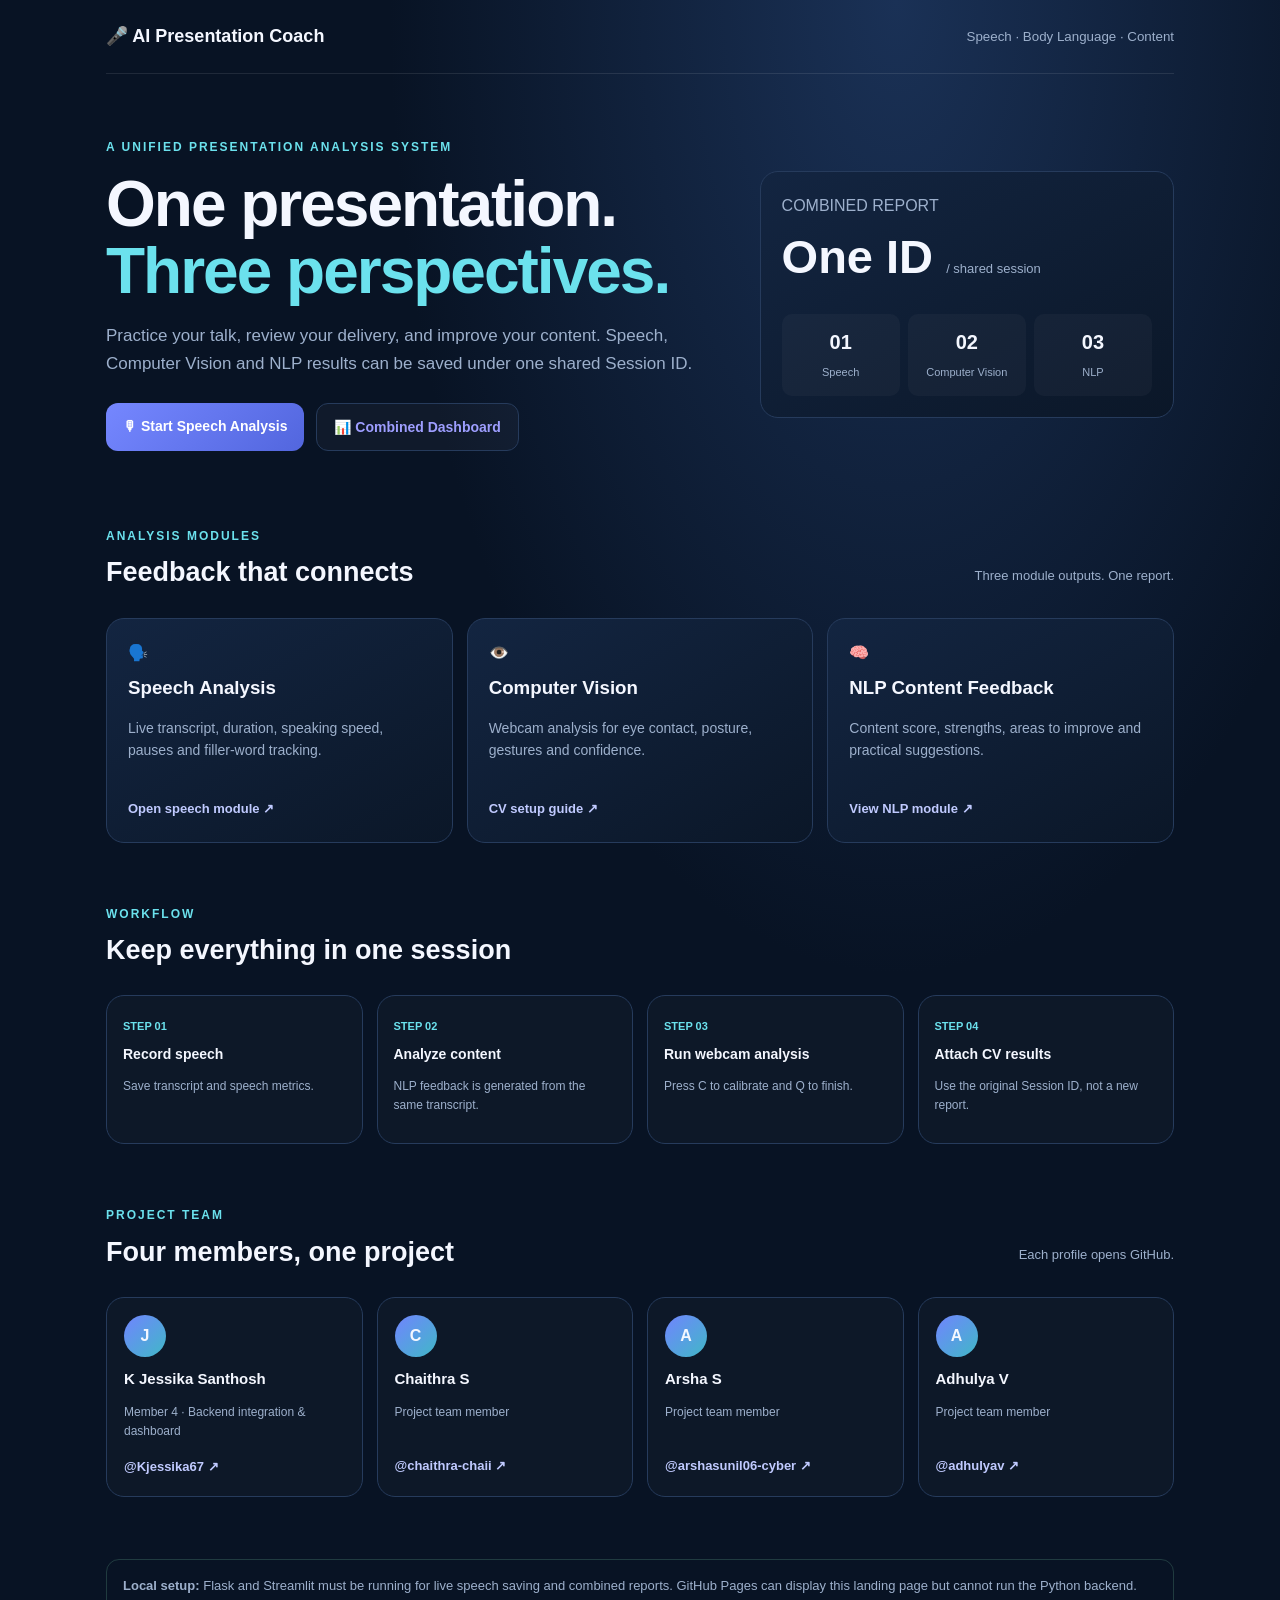
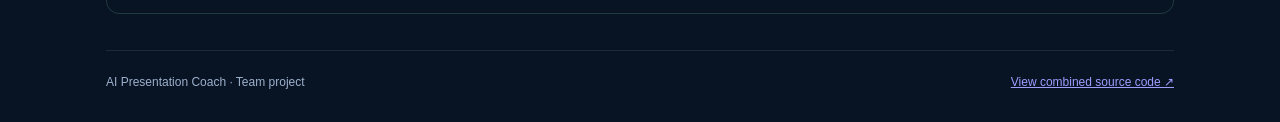
<file: index.html>
<!doctype html>
<html lang="en"><head><meta charset="utf-8"><meta name="viewport" content="width=device-width,initial-scale=1"><meta name="theme-color" content="#091426"><title>AI Presentation Coach</title>
<style>
:root{color-scheme:dark;--bg:#081324;--line:#263b5c;--text:#f4f7ff;--muted:#9db0cc;--cyan:#6be1ed}*{box-sizing:border-box}body{margin:0;background:radial-gradient(ellipse at 70% 0%,#1a3156,transparent 40%),var(--bg);color:var(--text);font:16px/1.6 Segoe UI,Arial,sans-serif}.shell{max-width:1120px;margin:auto;padding:0 26px}.nav{display:flex;justify-content:space-between;align-items:center;padding:22px 0;border-bottom:1px solid #ffffff18}.brand{font-weight:800;font-size:18px}.nav small,.muted{color:var(--muted)}.hero{padding:64px 0 50px;display:grid;grid-template-columns:1.2fr .8fr;gap:32px;align-items:center}.eyebrow{font-size:12px;letter-spacing:2px;text-transform:uppercase;color:var(--cyan);font-weight:800}.hero h1{font-size:clamp(42px,6vw,64px);line-height:1.05;letter-spacing:-2px;margin:14px 0}.hero h1 span{color:var(--cyan)}.hero p{color:var(--muted);max-width:640px;font-size:17px}.actions{display:flex;gap:12px;flex-wrap:wrap;margin-top:26px}.btn{padding:12px 17px;border-radius:12px;border:1px solid var(--line);text-decoration:none;font-weight:700;font-size:14px}.primary{background:linear-gradient(135deg,#7587ff,#5266de);border:0;color:white}.secondary{background:#ffffff08}.preview,.card,.person,.step{border:1px solid var(--line);border-radius:18px;background:linear-gradient(150deg,#132541,#0b1728);padding:21px}.preview .score{font-size:47px;font-weight:850}.score small{font-size:13px;color:var(--muted);font-weight:400}.metrics{display:grid;grid-template-columns:repeat(3,1fr);gap:8px;margin-top:20px}.metrics div{background:#ffffff08;border-radius:10px;padding:12px;text-align:center}.metrics b{display:block;font-size:20px}.metrics small{color:var(--muted);font-size:11px}section{padding:26px 0 36px}.heading{display:flex;justify-content:space-between;align-items:end;gap:16px;margin-bottom:18px}.heading h2{margin:5px 0;font-size:27px}.heading p{color:var(--muted);font-size:13px}.modules,.team,.steps{display:grid;gap:14px}.modules{grid-template-columns:repeat(3,1fr)}.card h3{margin:8px 0}.card p{font-size:14px;color:var(--muted);min-height:64px}.card a,.person a{color:#c0caff;font-size:13px;font-weight:700;text-decoration:none}.team{grid-template-columns:repeat(4,1fr)}.person{background:#ffffff05;padding:17px}.avatar{width:42px;height:42px;border-radius:50%;background:linear-gradient(135deg,#7184ff,#40b8c7);display:grid;place-items:center;font-weight:800;margin-bottom:10px}.person h3{font-size:15px;margin:0}.person p{font-size:12px;min-height:37px;color:var(--muted)}.steps{grid-template-columns:repeat(4,1fr)}.step{padding:16px;background:#ffffff05}.step b{color:var(--cyan);font-size:11px}.step h3{font-size:14px;margin:5px 0}.step p{font-size:12px;color:var(--muted)}.notice{padding:16px;border:1px solid #80dbb033;border-radius:13px;color:var(--muted);font-size:13px}footer{border-top:1px solid #ffffff18;padding:22px 0 30px;color:var(--muted);font-size:12px;display:flex;justify-content:space-between;gap:12px;flex-wrap:wrap}@media(max-width:800px){.hero{grid-template-columns:1fr;padding-top:42px}.modules{grid-template-columns:1fr}.steps{grid-template-columns:repeat(2,1fr)}.team{grid-template-columns:repeat(2,1fr)}.heading{display:block}}@media(max-width:480px){.shell{padding:0 17px}.steps,.team{grid-template-columns:1fr}.nav small{display:none}.hero h1{letter-spacing:-1px}}
</style></head><body><div class="shell">
<header class="nav"><div class="brand">🎤 AI Presentation Coach</div><small>Speech · Body Language · Content</small></header>
<main><section class="hero"><div><div class="eyebrow">A unified presentation analysis system</div><h1>One presentation.<br><span>Three perspectives.</span></h1><p>Practice your talk, review your delivery, and improve your content. Speech, Computer Vision and NLP results can be saved under one shared Session ID.</p><div class="actions"><a class="btn primary" id="speechLink" href="/speech/">🎙 Start Speech Analysis</a><a class="btn secondary" href="http://localhost:8501" target="_blank" rel="noopener noreferrer">📊 Combined Dashboard</a></div></div><div class="preview"><div class="muted">COMBINED REPORT</div><div class="score">One ID <small>/ shared session</small></div><div class="metrics"><div><b>01</b><small>Speech</small></div><div><b>02</b><small>Computer Vision</small></div><div><b>03</b><small>NLP</small></div></div></div></section>
<section><div class="heading"><div><div class="eyebrow">Analysis modules</div><h2>Feedback that connects</h2></div><p>Three module outputs. One report.</p></div><div class="modules"><article class="card"><div>🗣️</div><h3>Speech Analysis</h3><p>Live transcript, duration, speaking speed, pauses and filler-word tracking.</p><a id="speechDocsLink" href="speech_to_text/index.html">Open speech module ↗</a></article><article class="card"><div>👁️</div><h3>Computer Vision</h3><p>Webcam analysis for eye contact, posture, gestures and confidence.</p><a href="https://github.com/Kjessika67/ai-presentation-coach/blob/combine-all-modules/computer_vision/README.md">CV setup guide ↗</a></article><article class="card"><div>🧠</div><h3>NLP Content Feedback</h3><p>Content score, strengths, areas to improve and practical suggestions.</p><a href="https://github.com/Kjessika67/ai-presentation-coach/tree/combine-all-modules/NLP">View NLP module ↗</a></article></div></section>
<section><div class="heading"><div><div class="eyebrow">Workflow</div><h2>Keep everything in one session</h2></div></div><div class="steps"><div class="step"><b>STEP 01</b><h3>Record speech</h3><p>Save transcript and speech metrics.</p></div><div class="step"><b>STEP 02</b><h3>Analyze content</h3><p>NLP feedback is generated from the same transcript.</p></div><div class="step"><b>STEP 03</b><h3>Run webcam analysis</h3><p>Press C to calibrate and Q to finish.</p></div><div class="step"><b>STEP 04</b><h3>Attach CV results</h3><p>Use the original Session ID, not a new report.</p></div></div></section>
<section><div class="heading"><div><div class="eyebrow">Project team</div><h2>Four members, one project</h2></div><p>Each profile opens GitHub.</p></div><div class="team"><article class="person"><div class="avatar">J</div><h3>K Jessika Santhosh</h3><p>Member 4 · Backend integration & dashboard</p><a href="https://github.com/Kjessika67" target="_blank" rel="noopener noreferrer">@Kjessika67 ↗</a></article><article class="person"><div class="avatar">C</div><h3>Chaithra S</h3><p>Project team member</p><a href="https://github.com/chaithra-chaii" target="_blank" rel="noopener noreferrer">@chaithra-chaii ↗</a></article><article class="person"><div class="avatar">A</div><h3>Arsha S</h3><p>Project team member</p><a href="https://github.com/arshasunil06-cyber" target="_blank" rel="noopener noreferrer">@arshasunil06-cyber ↗</a></article><article class="person"><div class="avatar">A</div><h3>Adhulya V</h3><p>Project team member</p><a href="https://github.com/adhulyav" target="_blank" rel="noopener noreferrer">@adhulyav ↗</a></article></div></section>
<section><div class="notice"><strong>Local setup:</strong> Flask and Streamlit must be running for live speech saving and combined reports. GitHub Pages can display this landing page but cannot run the Python backend.</div></section></main><footer><span>AI Presentation Coach · Team project</span><a href="https://github.com/Kjessika67/ai-presentation-coach/tree/combine-all-modules">View combined source code ↗</a></footer></div>
<script>(function(){var pages=window.location.hostname.endsWith("github.io");document.getElementById("speechLink").href=pages?"speech_to_text/index.html":"/speech/";document.getElementById("speechDocsLink").href=pages?"speech_to_text/index.html":"/speech/";})();</script></body></html>
</file>
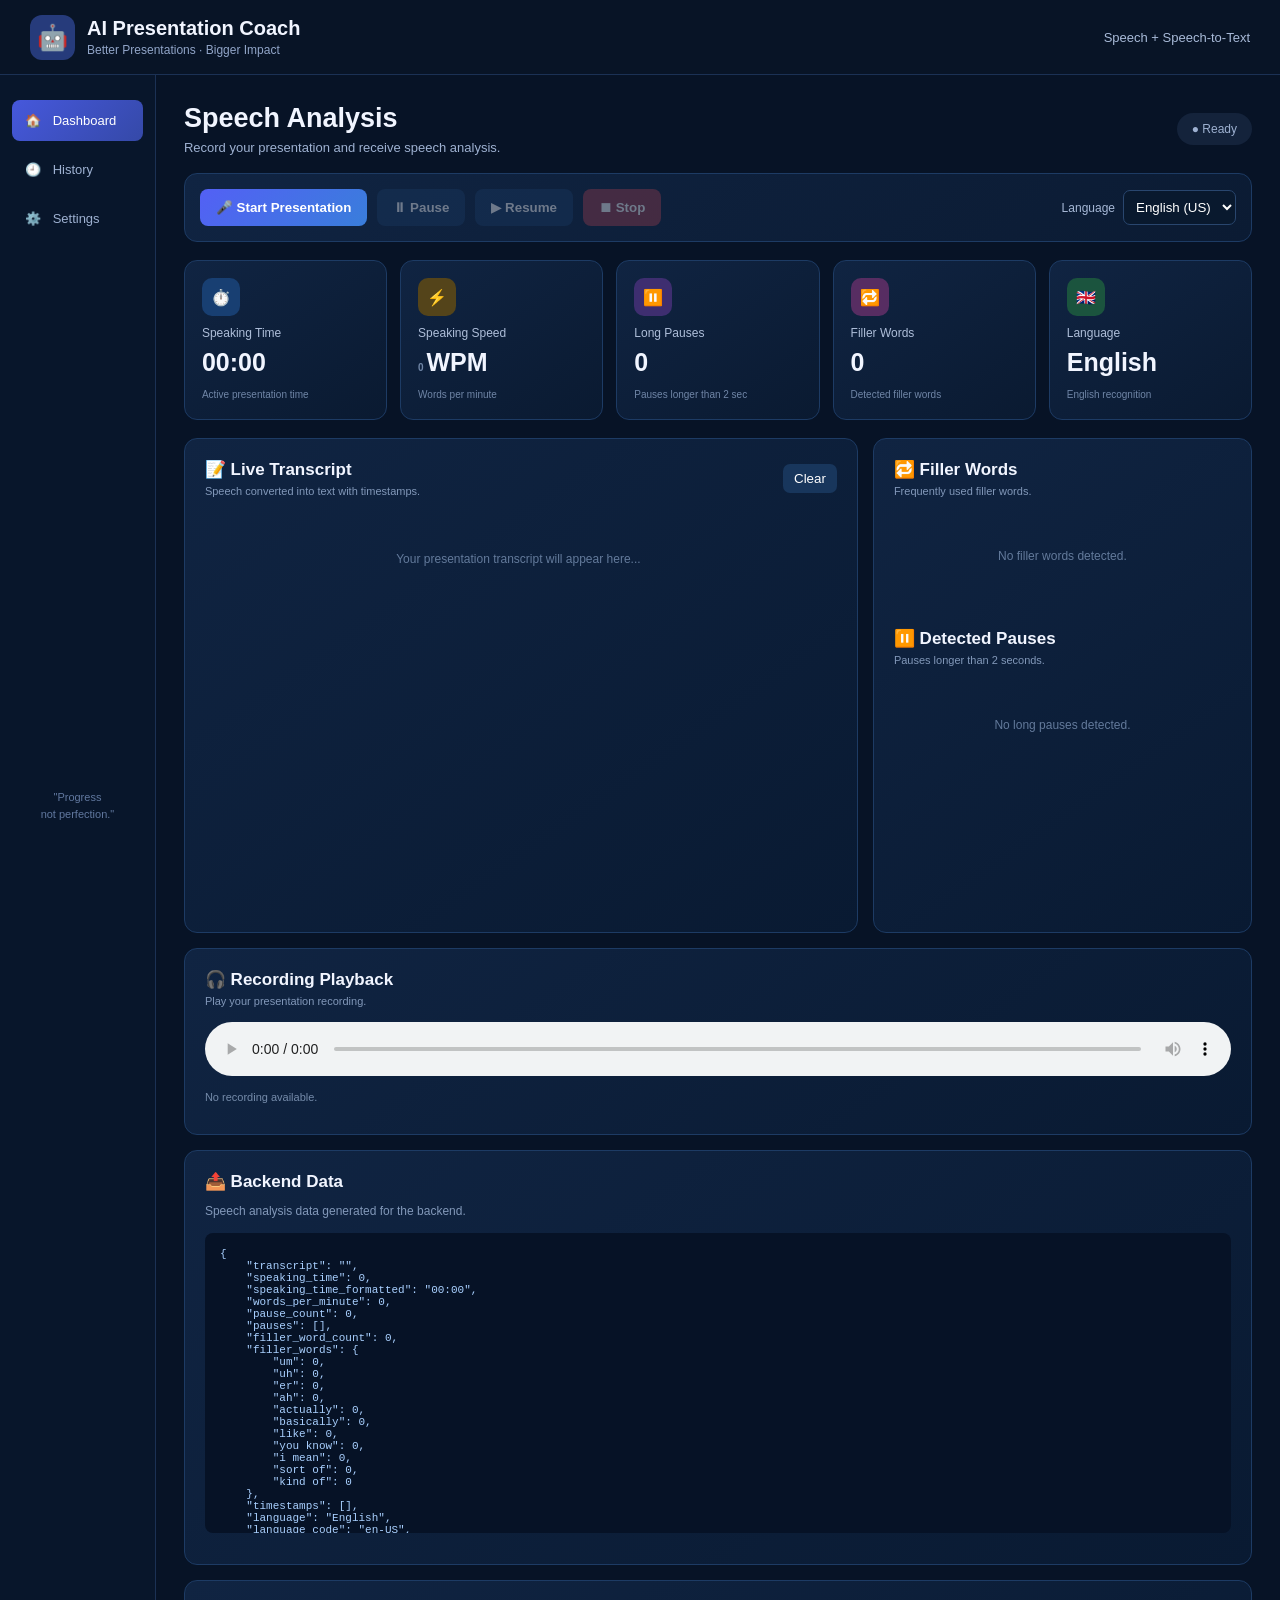
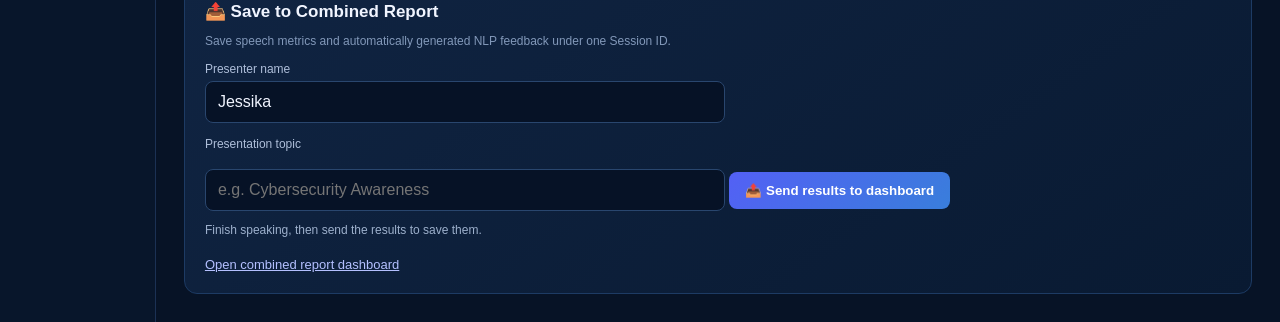
<file: speech_to_text/index.html>
<!DOCTYPE html>
<html lang="en">

<head>
    <meta charset="UTF-8">

    <meta name="viewport"
          content="width=device-width, initial-scale=1.0">

    <title>AI Presentation Coach</title>

    <link rel="stylesheet" href="style.css">
</head>

<body>

    <!-- =================================================
         HEADER
    ================================================== -->

    <header class="top-header">

        <div class="brand">

            <div class="robot-icon">
                🤖
            </div>

            <div>
                <h1>AI Presentation Coach</h1>

                <p>
                    Better Presentations · Bigger Impact
                </p>
            </div>

        </div>

        <div class="session-info">
            Speech + Speech-to-Text
        </div>

    </header>



    <!-- =================================================
         MAIN LAYOUT
    ================================================== -->

    <div class="main-layout">


        <!-- =================================================
             SIDEBAR
        ================================================== -->

        <aside class="sidebar">

            <div class="side-item active">
                🏠
                <span>Dashboard</span>
            </div>

            <div class="side-item">
                🕘
                <span>History</span>
            </div>

            <div class="side-item">
                ⚙️
                <span>Settings</span>
            </div>

            <div class="quote">

                <p>
                    "Progress<br>
                    not perfection."
                </p>

            </div>

        </aside>



        <!-- =================================================
             MAIN CONTENT
        ================================================== -->

        <main class="content">


            <!-- PAGE TITLE -->

            <section class="page-title">

                <div>

                    <h2>
                        Speech Analysis
                    </h2>

                    <p>
                        Record your presentation and
                        receive speech analysis.
                    </p>

                </div>


                <div
                    id="status"
                    class="status ready">

                    ● Ready

                </div>

            </section>



            <!-- =================================================
                 CONTROL PANEL
            ================================================== -->

            <section class="control-panel">

                <button
                    id="startBtn"
                    class="btn start-btn">

                    🎤 Start Presentation

                </button>


                <button
                    id="pauseBtn"
                    class="btn pause-btn"
                    disabled>

                    ⏸ Pause

                </button>


                <button
                    id="resumeBtn"
                    class="btn resume-btn"
                    disabled>

                    ▶ Resume

                </button>


                <button
                    id="stopBtn"
                    class="btn stop-btn"
                    disabled>

                    ⏹ Stop

                </button>


                <div class="language-selection">

                    <label>
                        Language
                    </label>

                    <select id="languageSelect">

                        <option value="en-US">
                            English (US)
                        </option>

                        <option value="en-GB">
                            English (UK)
                        </option>

                    </select>

                </div>

            </section>



            <!-- =================================================
                 METRICS
            ================================================== -->

            <section class="metrics-grid">


                <!-- Speaking Time -->

                <div class="metric-card">

                    <div class="metric-icon blue">
                        ⏱️
                    </div>

                    <p>
                        Speaking Time
                    </p>

                    <h3 id="speakingTime">
                        00:00
                    </h3>

                    <span>
                        Active presentation time
                    </span>

                </div>



                <!-- WPM -->

                <div class="metric-card">

                    <div class="metric-icon yellow">
                        ⚡
                    </div>

                    <p>
                        Speaking Speed
                    </p>

                    <h3>

                        <span id="wpm">
                            0
                        </span>

                        WPM

                    </h3>

                    <span>
                        Words per minute
                    </span>

                </div>



                <!-- PAUSES -->

                <div class="metric-card">

                    <div class="metric-icon purple">
                        ⏸️
                    </div>

                    <p>
                        Long Pauses
                    </p>

                    <h3 id="pauseCount">
                        0
                    </h3>

                    <span>
                        Pauses longer than 2 sec
                    </span>

                </div>



                <!-- FILLER WORDS -->

                <div class="metric-card">

                    <div class="metric-icon pink">
                        🔁
                    </div>

                    <p>
                        Filler Words
                    </p>

                    <h3 id="fillerCount">
                        0
                    </h3>

                    <span>
                        Detected filler words
                    </span>

                </div>



                <!-- LANGUAGE -->

                <div class="metric-card">

                    <div class="metric-icon green">
                        🇬🇧
                    </div>

                    <p>
                        Language
                    </p>

                    <h3>
                        English
                    </h3>

                    <span>
                        English recognition
                    </span>

                </div>

            </section>



            <!-- =================================================
                 TRANSCRIPT + ANALYSIS
            ================================================== -->

            <section class="two-column">


                <!-- =================================================
                     TRANSCRIPT
                ================================================== -->

                <div class="panel transcript-panel">

                    <div class="panel-header">

                        <div>

                            <h2>
                                📝 Live Transcript
                            </h2>

                            <p>
                                Speech converted into text
                                with timestamps.
                            </p>

                        </div>


                        <button
                            id="clearBtn"
                            class="clear-btn">

                            Clear

                        </button>

                    </div>


                    <div
                        id="transcript"
                        class="transcript">

                        <div class="empty-message">

                            Your presentation transcript
                            will appear here...

                        </div>

                    </div>

                </div>



                <!-- =================================================
                     ANALYSIS
                ================================================== -->

                <div class="panel analysis-panel">


                    <h2>
                        🔁 Filler Words
                    </h2>

                    <p class="description">

                        Frequently used filler words.

                    </p>


                    <div
                        id="fillerList"
                        class="list-container">

                        <div class="empty-message">

                            No filler words detected.

                        </div>

                    </div>



                    <h2 class="section-gap">

                        ⏸️ Detected Pauses

                    </h2>


                    <p class="description">

                        Pauses longer than 2 seconds.

                    </p>


                    <div
                        id="pauseList"
                        class="list-container">

                        <div class="empty-message">

                            No long pauses detected.

                        </div>

                    </div>

                </div>

            </section>



            <!-- =================================================
                 RECORDING
            ================================================== -->

            <section class="panel recording-panel">

                <div class="panel-header">

                    <div>

                        <h2>
                            🎧 Recording Playback
                        </h2>

                        <p>
                            Play your presentation recording.
                        </p>

                    </div>

                </div>


                <audio
                    id="audioPlayer"
                    controls>
                </audio>


                <p
                    id="recordingInfo"
                    class="recording-info">

                    No recording available.

                </p>

            </section>



            <!-- =================================================
                 BACKEND JSON
            ================================================== -->

            <section class="panel backend-panel">

                <h2>
                    📤 Backend Data
                </h2>

                <p>
                    Speech analysis data generated
                    for the backend.
                </p>


                <pre id="jsonOutput">
{}
                </pre>

            </section>

        
            <section class="panel backend-panel save-report-panel">
                <h2>📤 Save to Combined Report</h2>
                <p>Save speech metrics and automatically generated NLP feedback under one Session ID.</p>
                <label for="presenterName">Presenter name</label>
                <input id="presenterName" type="text" value="Jessika" maxlength="100">
                <label for="presentationTopic">Presentation topic</label>
                <input id="presentationTopic" type="text" placeholder="e.g. Cybersecurity Awareness" maxlength="200" required>
                <button id="saveReportBtn" class="btn save-btn" type="button">📤 Send results to dashboard</button>
                <p id="backendSaveStatus" role="status" aria-live="polite">Finish speaking, then send the results to save them.</p>
                <a id="dashboardLink" href="http://localhost:8501" target="_blank" rel="noopener noreferrer" hidden>Open combined report dashboard</a>
            </section>

        </main>

    </div>


    <script src="script.js"></script>

</body>

</html>
</file>
<file: speech_to_text/style.css>
/* =====================================================
   GENERAL
===================================================== */

* {
    box-sizing: border-box;
}

body {

    margin: 0;

    font-family:
        Arial,
        Helvetica,
        sans-serif;

    background: #071326;

    color: #f1f5ff;
}



/* =====================================================
   HEADER
===================================================== */

.top-header {

    height: 75px;

    display: flex;

    align-items: center;

    justify-content: space-between;

    padding: 0 30px;

    background: #081426;

    border-bottom: 1px solid #1b3154;
}


.brand {

    display: flex;

    align-items: center;

    gap: 12px;
}


.robot-icon {

    width: 45px;

    height: 45px;

    display: flex;

    align-items: center;

    justify-content: center;

    background: #263b7b;

    border-radius: 12px;

    font-size: 25px;
}


.brand h1 {

    margin: 0;

    font-size: 20px;
}


.brand p {

    margin: 3px 0 0;

    color: #91a5c8;

    font-size: 12px;
}


.session-info {

    color: #a8bad8;

    font-size: 13px;
}



/* =====================================================
   MAIN LAYOUT
===================================================== */

.main-layout {

    display: flex;

    min-height: calc(100vh - 75px);
}



/* =====================================================
   SIDEBAR
===================================================== */

.sidebar {

    width: 175px;

    background: #08162b;

    border-right: 1px solid #1b3154;

    padding: 25px 12px;
}


.side-item {

    padding: 13px;

    margin-bottom: 8px;

    border-radius: 8px;

    color: #9eb1d1;

    font-size: 13px;
}


.side-item span {

    margin-left: 8px;
}


.side-item.active {

    background:
        linear-gradient(
            135deg,
            #4658dc,
            #3549a8
        );

    color: white;
}


.quote {

    margin-top: 550px;

    text-align: center;

    color: #61789f;

    font-size: 11px;

    line-height: 1.5;
}



/* =====================================================
   CONTENT
===================================================== */

.content {

    width: 100%;

    max-width: 1250px;

    margin: auto;

    padding: 28px;
}



/* =====================================================
   PAGE TITLE
===================================================== */

.page-title {

    display: flex;

    align-items: center;

    justify-content: space-between;

    margin-bottom: 18px;
}


.page-title h2 {

    margin: 0 0 6px;

    font-size: 27px;
}


.page-title p {

    margin: 0;

    color: #9eb1d1;

    font-size: 13px;
}


.status {

    padding: 9px 15px;

    border-radius: 20px;

    font-size: 12px;
}


.status.ready {

    background: #14233b;

    color: #9eb1d1;
}


.status.live {

    background: #123c31;

    color: #55e69c;
}


.status.paused {

    background: #493c19;

    color: #ffd76d;
}


.status.finished {

    background: #172f50;

    color: #74baff;
}



/* =====================================================
   CONTROL PANEL
===================================================== */

.control-panel {

    display: flex;

    align-items: center;

    gap: 10px;

    flex-wrap: wrap;

    padding: 15px;

    background:
        linear-gradient(
            145deg,
            #102442,
            #0b1b33
        );

    border: 1px solid #1d3b64;

    border-radius: 13px;
}


.btn {

    border: none;

    border-radius: 8px;

    padding: 11px 16px;

    color: white;

    font-weight: bold;

    cursor: pointer;
}


.btn:disabled {

    opacity: 0.4;

    cursor: not-allowed;
}


.start-btn {

    background:
        linear-gradient(
            135deg,
            #5360f5,
            #397edb
        );
}


.pause-btn,
.resume-btn {

    background: #1b3a61;
}


.stop-btn {

    background: #963d4e;
}


.language-selection {

    margin-left: auto;

    display: flex;

    align-items: center;

    gap: 8px;

    color: #a6b8d6;

    font-size: 12px;
}


.language-selection select {

    background: #09192e;

    color: white;

    border: 1px solid #29466e;

    border-radius: 7px;

    padding: 8px;
}



/* =====================================================
   METRICS
===================================================== */

.metrics-grid {

    display: grid;

    grid-template-columns:
        repeat(5, 1fr);

    gap: 13px;

    margin: 18px 0;
}


.metric-card {

    min-height: 135px;

    padding: 17px;

    background:
        linear-gradient(
            145deg,
            #102442,
            #0a1a31
        );

    border: 1px solid #1d3b64;

    border-radius: 13px;
}


.metric-icon {

    width: 38px;

    height: 38px;

    display: flex;

    align-items: center;

    justify-content: center;

    border-radius: 10px;

    margin-bottom: 10px;
}


.blue {
    background: #183f72;
}

.yellow {
    background: #54441a;
}

.purple {
    background: #3e2e70;
}

.pink {
    background: #572d62;
}

.green {
    background: #1b543e;
}


.metric-card p {

    margin: 0 0 8px;

    color: #aebed9;

    font-size: 12px;
}


.metric-card h3 {

    margin: 0 0 7px;

    font-size: 25px;
}


.metric-card span {

    color: #7086a7;

    font-size: 10px;
}



/* =====================================================
   TWO COLUMNS
===================================================== */

.two-column {

    display: grid;

    grid-template-columns:
        1.6fr 0.9fr;

    gap: 15px;
}


.panel {

    background:
        linear-gradient(
            145deg,
            #102442,
            #091a32
        );

    border: 1px solid #1d3b64;

    border-radius: 13px;

    padding: 20px;
}


.panel-header {

    display: flex;

    align-items: center;

    justify-content: space-between;
}


.panel h2 {

    margin: 0 0 5px;

    font-size: 17px;
}


.panel-header p,
.description {

    margin: 0;

    color: #8298b9;

    font-size: 11px;
}


.clear-btn {

    background: #18365c;

    color: white;

    border: none;

    border-radius: 7px;

    padding: 7px 11px;

    cursor: pointer;
}



/* =====================================================
   TRANSCRIPT
===================================================== */

.transcript {

    height: 400px;

    overflow-y: auto;

    margin-top: 15px;

    padding-right: 5px;
}


.transcript-line {

    display: flex;

    gap: 12px;

    padding: 12px;

    margin-bottom: 8px;

    background: #091b34;

    border: 1px solid #18365d;

    border-radius: 9px;
}


.timestamp {

    min-width: 55px;

    height: 28px;

    border: 1px solid #2b5a8b;

    background: #102b4d;

    color: #72c9ff;

    border-radius: 6px;

    cursor: pointer;

    font-size: 10px;
}


.transcript-text {

    font-size: 13px;

    line-height: 1.5;
}


.empty-message {

    text-align: center;

    padding: 40px 10px;

    color: #637a9b;

    font-size: 12px;
}



/* =====================================================
   FILLERS + PAUSES
===================================================== */

.list-container {

    margin-top: 12px;
}


.filler-row,
.pause-row {

    display: flex;

    align-items: center;

    justify-content: space-between;

    padding: 10px;

    margin-bottom: 7px;

    background: #091b34;

    border-radius: 7px;
}


.filler-row strong {

    color: #ffd15e;
}


.pause-row strong {

    color: #ff919d;
}


.section-gap {

    margin-top: 25px !important;
}



/* =====================================================
   RECORDING
===================================================== */

.recording-panel {

    margin-top: 15px;
}


audio {

    width: 100%;

    margin-top: 15px;
}


.recording-info {

    color: #758baa;

    font-size: 11px;
}



/* =====================================================
   BACKEND JSON
===================================================== */

.backend-panel {

    margin-top: 15px;
}


.backend-panel p {

    color: #8298b9;

    font-size: 12px;
}


#jsonOutput {

    margin-top: 15px;

    background: #061226;

    border-radius: 8px;

    padding: 15px;

    color: #a9d0ff;

    font-size: 11px;

    max-height: 300px;

    overflow: auto;
}



/* =====================================================
   RESPONSIVE
===================================================== */

@media (max-width: 1000px) {

    .metrics-grid {

        grid-template-columns:
            repeat(2, 1fr);
    }


    .two-column {

        grid-template-columns: 1fr;
    }

}


@media (max-width: 650px) {

    .sidebar {

        display: none;
    }


    .content {

        padding: 15px;
    }


    .metrics-grid {

        grid-template-columns: 1fr;
    }


    .language-selection {

        margin-left: 0;
    }

}
/* Shared-session save form */
.save-report-panel label{display:block;margin:14px 0 5px;color:#aebed9;font-size:12px}
.save-report-panel input{width:100%;max-width:520px;padding:11px 12px;background:#061226;color:#f1f5ff;border:1px solid #29466e;border-radius:8px;font:inherit}
.save-report-panel .save-btn{margin-top:16px;background:linear-gradient(135deg,#5360f5,#397edb);border:0;color:white;border-radius:8px;padding:11px 16px;font-weight:bold;cursor:pointer}
.save-report-panel .save-btn:disabled{opacity:.5;cursor:wait}
.save-report-panel [role=status]{color:#9db0cc;font-size:12px}
.save-report-panel a{display:inline-block;margin-top:8px;color:#b4c0ff;font-size:13px}
</file>
